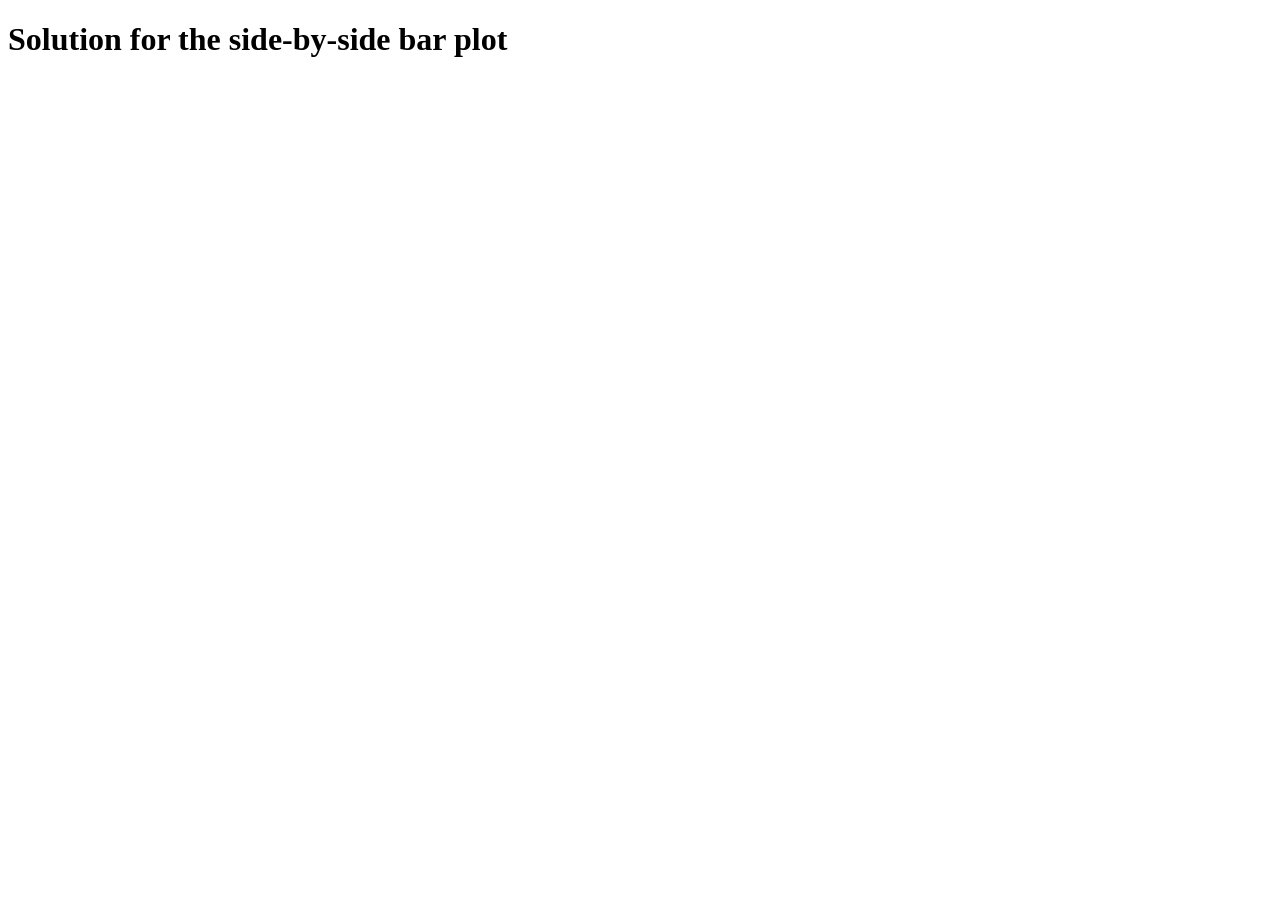
<file: barplot.html>
<!DOCTYPE html>
<html lang="en">
<head>
    <meta charset="UTF-8">
    <meta name="viewport" content="width=device-width, initial-scale=1.0">
    <title>Homework 3 D3 part solution </title>
</head>
<body>

    <h1>Solution for the side-by-side bar plot</h1>
    <div id="barplot"></div>
    
    <script src='https://d3js.org/d3.v7.min.js'></script>
    <script src='barplot.js'></script>   
</body>
</html>
</file>
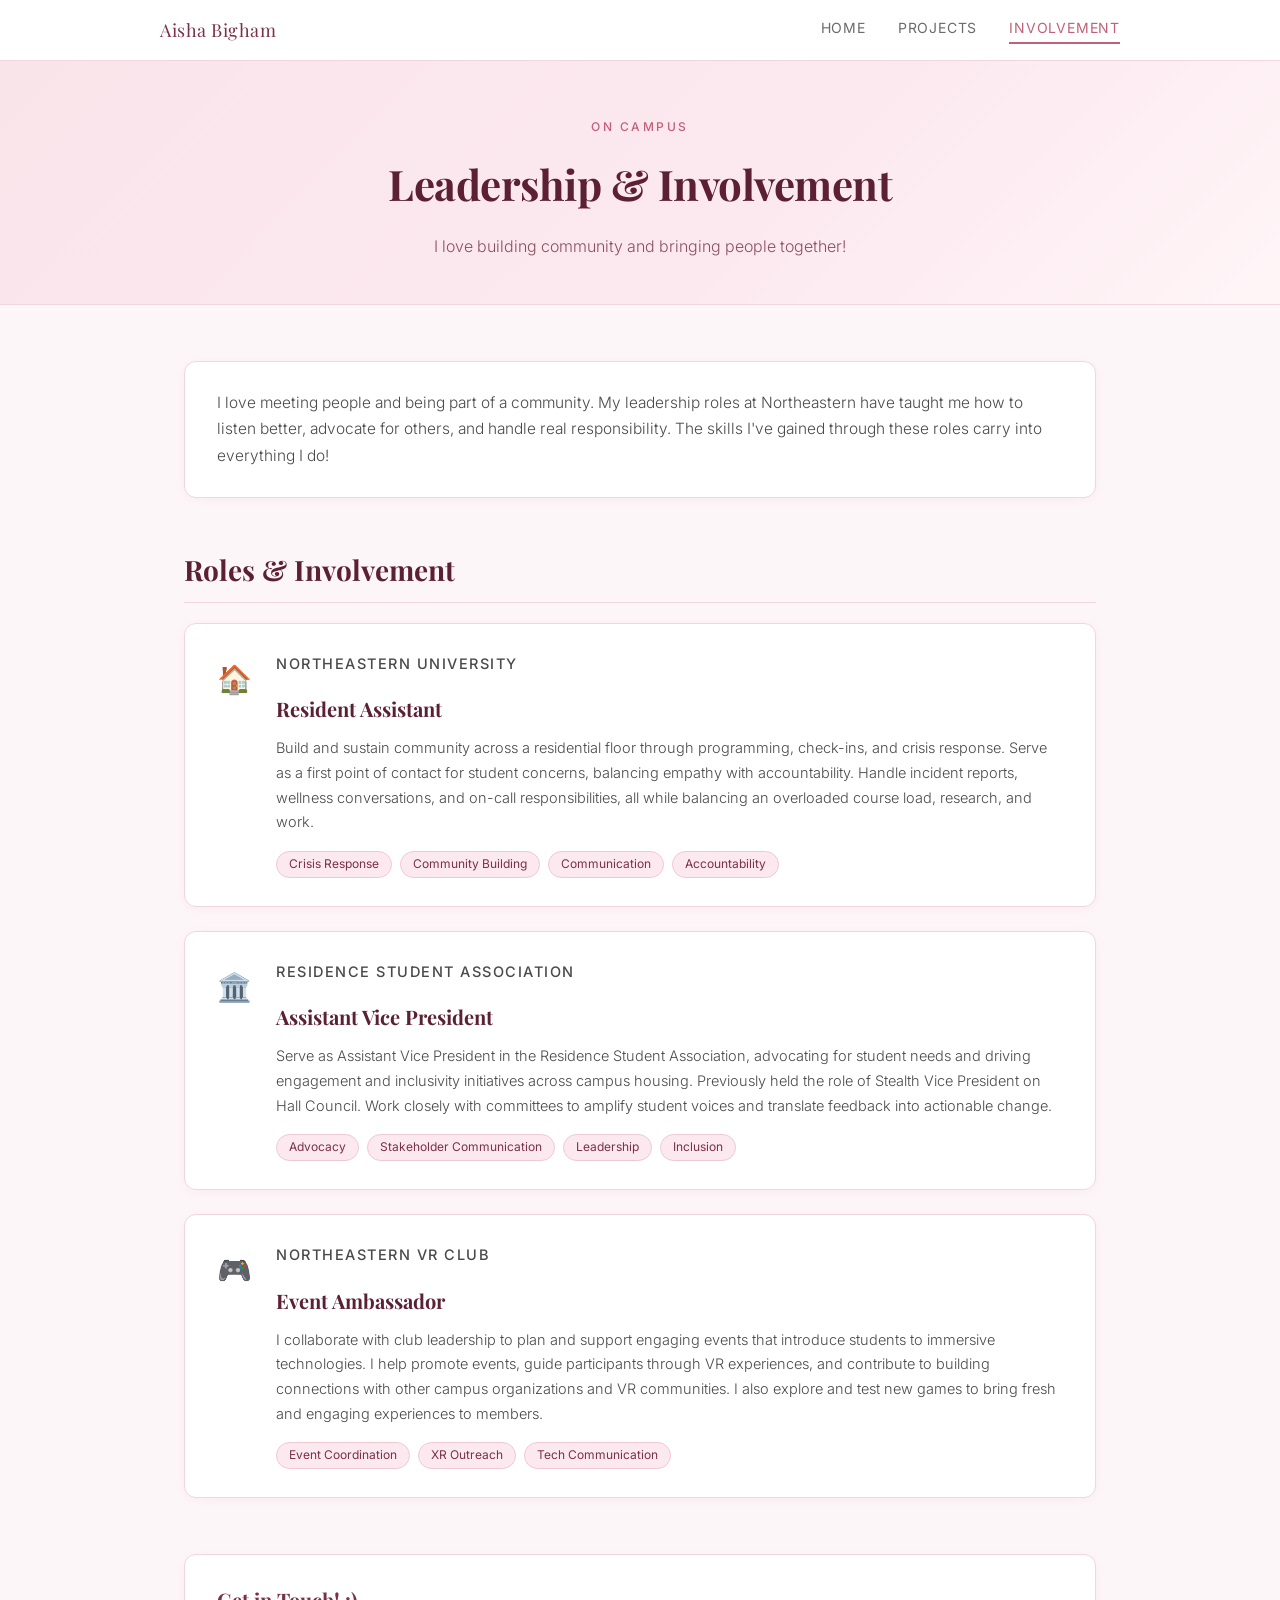
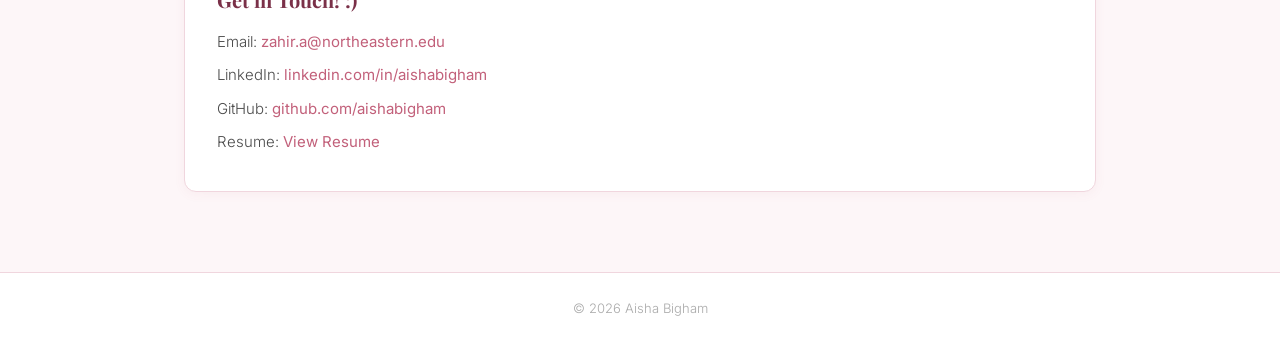
<file: involvement.html>
<!DOCTYPE html>
<html lang="en">
<head>
    <meta charset="UTF-8">
    <meta name="viewport" content="width=device-width, initial-scale=1.0">
    <title>Involvement — Aisha Bigham</title>
    <link rel="stylesheet" href="style.css">
    <link href="https://fonts.googleapis.com/css2?family=Playfair+Display:ital,wght@0,600;1,400&family=Inter:wght@300;400;500&display=swap" rel="stylesheet">
</head>
<body>

    <nav>
        <div class="nav-inner">
            <a class="nav-brand" href="index.html">Aisha Bigham</a>
            <div class="nav-links">
                <a href="index.html">Home</a>
                <a href="projects.html">Projects</a>
                <a href="involvement.html" class="active">Involvement</a>
            </div>
        </div>
    </nav>

    <header class="page-header">
        <p class="eyebrow">On Campus</p>
        <h1>Leadership & Involvement</h1>
        <p class="subtitle">I love building community and bringing people together!</p>
    </header>

    <main>

        <section class="bio-block">
            <p>
                I love meeting people and being part of a community. My leadership roles at Northeastern have 
                taught me how to listen better, advocate for others, and handle real responsibility.
                The skills I've gained through these roles carry into everything I do!
            </p>
        </section>

        <h2>Roles & Involvement</h2>

        <div class="role-grid">

            <div class="role-card">
                <div class="role-icon">🏠</div>
                <div class="role-body">
                    <p class="card-tag">Northeastern University</p>
                    <h3>Resident Assistant</h3>
                    <p>
                        Build and sustain community across a residential floor through programming, check-ins, 
                        and crisis response. Serve as a first point of contact for student concerns, balancing 
                        empathy with accountability. Handle incident reports, wellness conversations, and 
                        on-call responsibilities, all while balancing an overloaded course load, research, and work.
                    </p>
                    <ul class="tech-tags">
                        <li>Crisis Response</li>
                        <li>Community Building</li>
                        <li>Communication</li>
                        <li>Accountability</li>
                    </ul>
                </div>
            </div>

            <div class="role-card">
                <div class="role-icon">🏛️</div>
                <div class="role-body">
                    <p class="card-tag">Residence Student Association</p>
                    <h3>Assistant Vice President</h3>
                    <p>
                        Serve as Assistant Vice President in the Residence Student Association, advocating for 
                        student needs and driving engagement and inclusivity initiatives across campus housing. 
                        Previously held the role of Stealth Vice President on Hall Council. Work closely with 
                        committees to amplify student voices and translate feedback into actionable change.
                    </p>
                    <ul class="tech-tags">
                        <li>Advocacy</li>
                        <li>Stakeholder Communication</li>
                        <li>Leadership</li>
                        <li>Inclusion</li>
                    </ul>
                </div>
            </div>

            <div class="role-card">
                <div class="role-icon">🎮</div>
                <div class="role-body">
                    <p class="card-tag">Northeastern VR Club</p>
                    <h3>Event Ambassador</h3>
                    <p>
                        I collaborate with club leadership to plan and support engaging events that introduce 
                        students to immersive technologies. I help promote events, guide participants through 
                        VR experiences, and contribute to building connections with other campus organizations 
                        and VR communities. I also explore and test new games to bring fresh and engaging 
                        experiences to members.
                    </p>
                    <ul class="tech-tags">
                        <li>Event Coordination</li>
                        <li>XR Outreach</li>
                        <li>Tech Communication</li>
                    </ul>
                </div>
            </div>

        </div>


        <section class="contact">
            <h3>Get in Touch! :)</h3>
            <p>Email: <a href="mailto:zahir.a@northeastern.edu">zahir.a@northeastern.edu</a></p>
            <p>LinkedIn: <a href="https://linkedin.com/in/aishabigham" target="_blank">linkedin.com/in/aishabigham</a></p>
            <p>GitHub: <a href="https://github.com/aishabigham" target="_blank">github.com/aishabigham</a></p>
            <p>Resume: <a href="Bigham_Aisha_CO-OP_RESEARCHResume.pdf" target="_blank">View Resume</a></p>
        </section>

    </main>

    <footer>
        <p>&copy; 2026 Aisha Bigham</p>
    </footer>

</body>
</html>
</file>
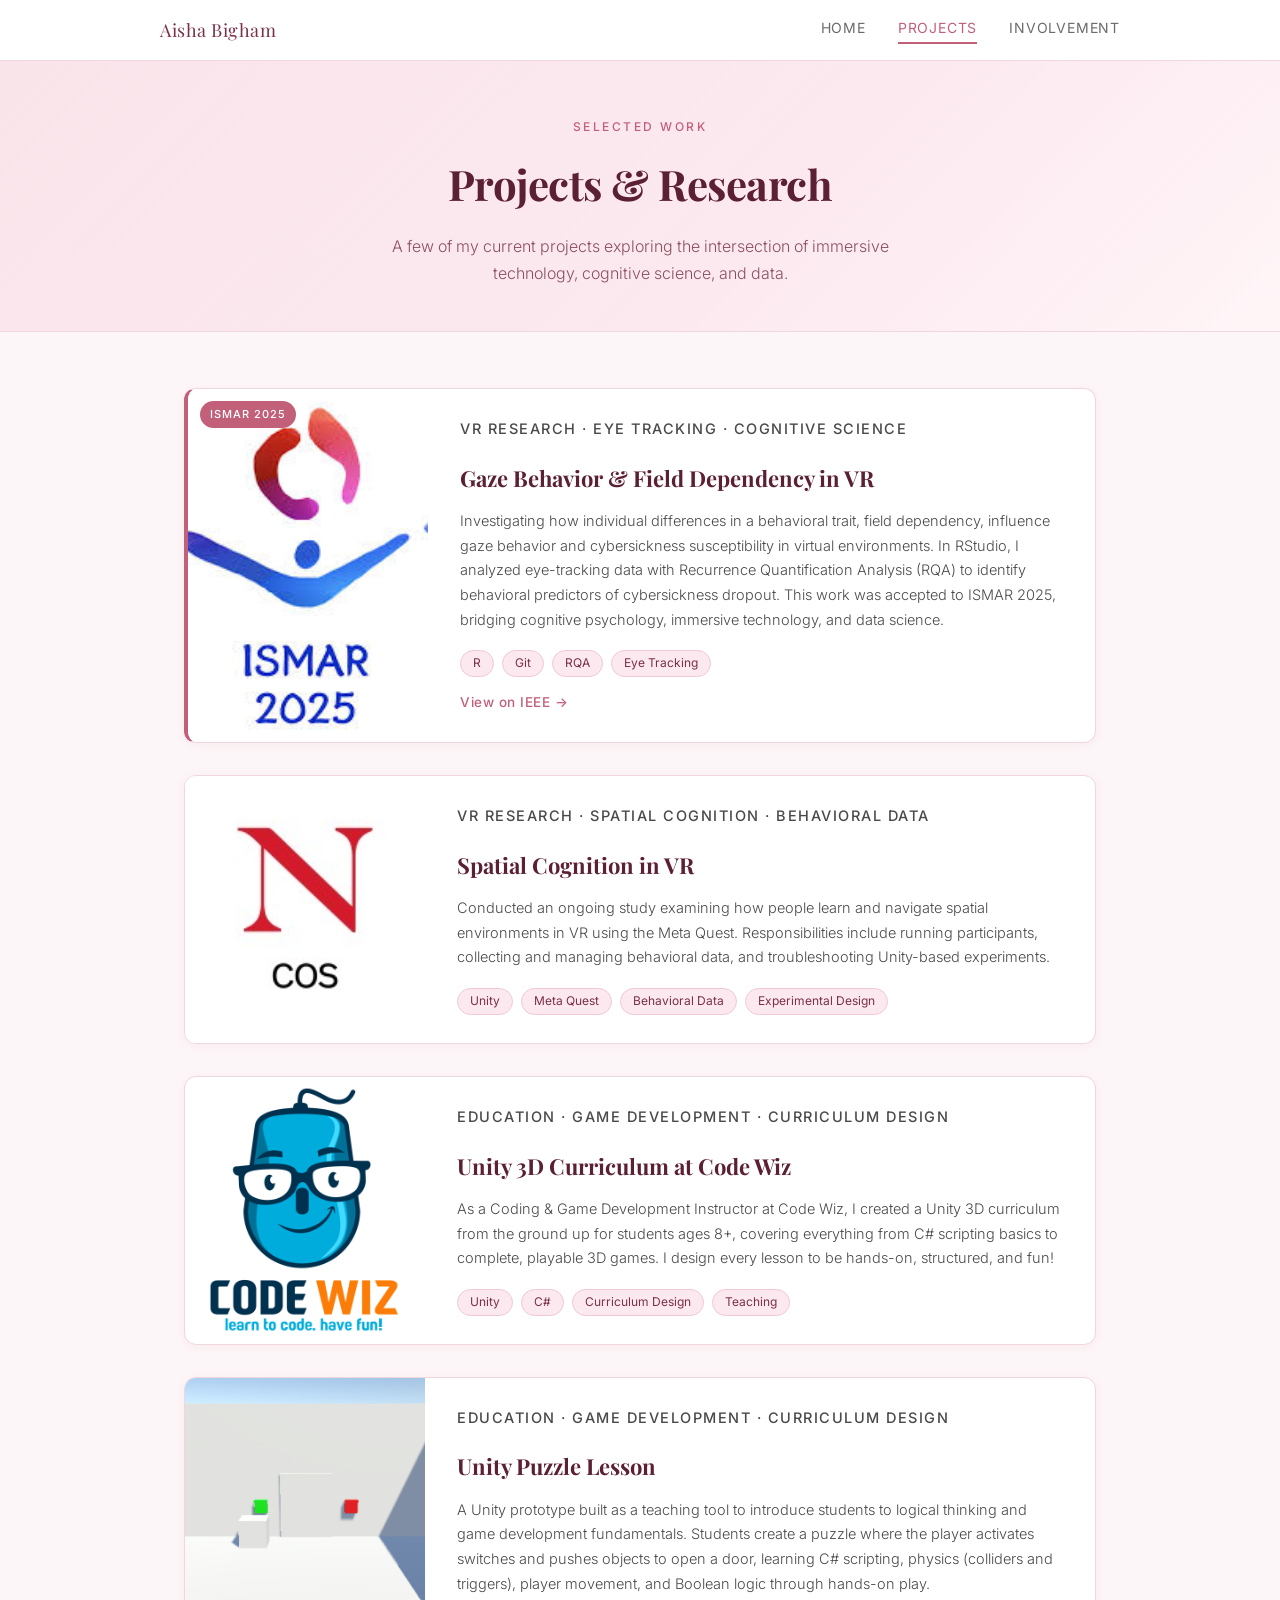
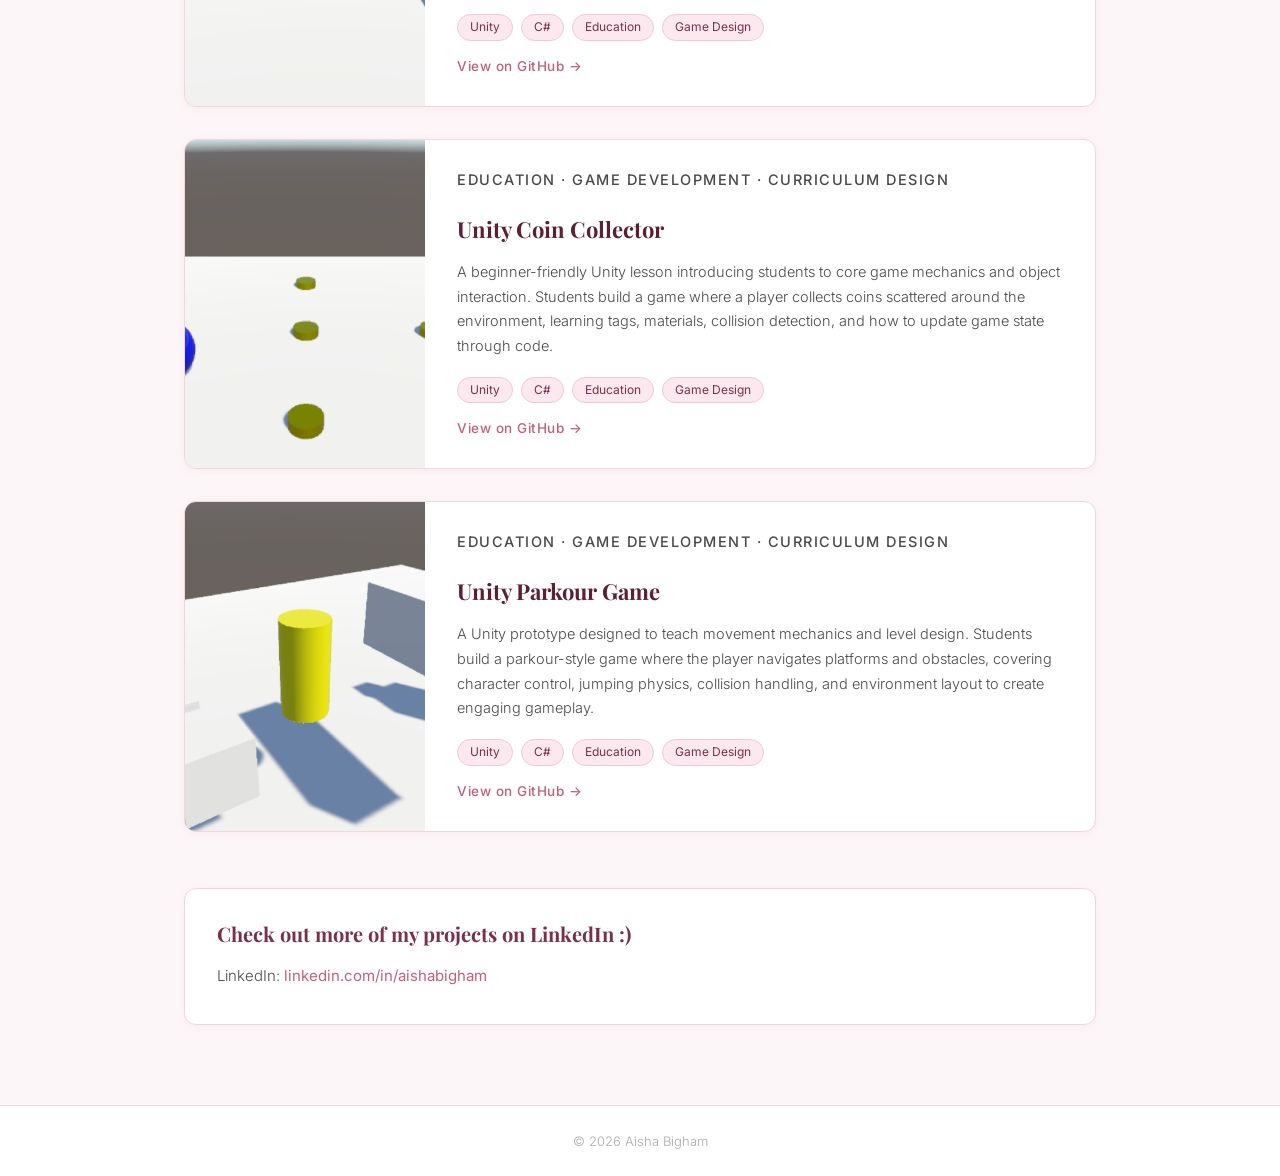
<file: projects.html>
<!DOCTYPE html>
<html lang="en">
<head>
    <meta charset="UTF-8">
    <meta name="viewport" content="width=device-width, initial-scale=1.0">
    <title>Projects — Aisha Bigham</title>
    <link rel="stylesheet" href="style.css">
    <link href="https://fonts.googleapis.com/css2?family=Playfair+Display:ital,wght@0,600;1,400&family=Inter:wght@300;400;500&display=swap" rel="stylesheet">
</head>
<body>

    <nav>
        <div class="nav-inner">
            <a class="nav-brand" href="index.html">Aisha Bigham</a>
            <div class="nav-links">
                <a href="index.html">Home</a>
                <a href="projects.html" class="active">Projects</a>
                <a href="involvement.html">Involvement</a>
            </div>
        </div>
    </nav>

    <header class="page-header">
        <p class="eyebrow">Selected Work</p>
        <h1>Projects & Research</h1>
        <p class="subtitle">A few of my current projects exploring the intersection of immersive technology, cognitive science, and data.</p>
    </header>

    <main>

        <section class="projects-grid">

            <!-- Project 1 -->
            <article class="project-card featured">
                <div class="card-image">
                    <img src="ISMAR2025.jpeg" alt="VR eye-tracking research">
                    <span class="badge">ISMAR 2025</span>
                </div>
                <div class="card-body">
                    <p class="card-tag">VR Research · Eye Tracking · Cognitive Science</p>
                    <h2>Gaze Behavior & Field Dependency in VR</h2>
                    <p>
                        Investigating how individual differences in a behavioral trait, field dependency, influence gaze behavior and cybersickness susceptibility
                        in virtual environments. In RStudio, I analyzed eye-tracking data with
                        Recurrence Quantification Analysis (RQA) to identify behavioral predictors of cybersickness dropout.
                        This work was accepted to ISMAR 2025, bridging cognitive psychology, immersive technology, and data science.
                    </p>
                    <ul class="tech-tags">
                        <li>R</li>
                        <li>Git</li>
                        <li>RQA</li>
                        <li>Eye Tracking</li>
                    </ul>
                    <a href="https://ieeexplore.ieee.org/document/11236238" target="_blank" class="project-link">View on IEEE →</a>
                </div>
            </article>

            <!-- Project 2 -->
            <article class="project-card">
                <div class="card-image">
                    <img src="northeastern_university_cos_logo.jpeg" alt="Spatial cognition VR study">
                </div>
                <div class="card-body">
                    <p class="card-tag">VR Research · Spatial Cognition · Behavioral Data</p>
                    <h2>Spatial Cognition in VR</h2>
                    <p>
                        Conducted an ongoing study examining how people learn and navigate spatial environments in VR using the Meta Quest.
                        Responsibilities include running participants, collecting and managing behavioral data, and troubleshooting
                        Unity-based experiments.
                    </p>
                    <ul class="tech-tags">
                        <li>Unity</li>
                        <li>Meta Quest</li>
                        <li>Behavioral Data</li>
                        <li>Experimental Design</li>
                    </ul>
                </div>
            </article>

            <!-- Project 3 -->
            <article class="project-card">
                <div class="card-image">
                    <img src="CodeWiz.png" alt="Code Wiz Unity curriculum">
                </div>
                <div class="card-body">
                    <p class="card-tag">Education · Game Development · Curriculum Design</p>
                    <h2>Unity 3D Curriculum at Code Wiz</h2>
                    <p>
                        As a Coding & Game Development Instructor at Code Wiz, I created a Unity 3D curriculum
                        from the ground up for students ages 8+, covering everything from C# scripting basics to complete,
                        playable 3D games. I design every lesson to be hands-on, structured, and fun!
                    </p>
                    <ul class="tech-tags">
                        <li>Unity</li>
                        <li>C#</li>
                        <li>Curriculum Design</li>
                        <li>Teaching</li>
                    </ul>
                </div>
            </article>

            <!-- Project 4 -->
            <article class="project-card">
                <div class="card-image">
                    <img src="Puzzle1.png" alt="Unity Puzzle Lesson prototype">
                </div>
                <div class="card-body">
                    <p class="card-tag">Education · Game Development · Curriculum Design</p>
                    <h2>Unity Puzzle Lesson</h2>
                    <p>
                        A Unity prototype built as a teaching tool to introduce students to logical thinking
                        and game development fundamentals. Students create a puzzle where the player activates
                        switches and pushes objects to open a door, learning C# scripting, physics (colliders
                        and triggers), player movement, and Boolean logic through hands-on play.
                    </p>
                    <ul class="tech-tags">
                        <li>Unity</li>
                        <li>C#</li>
                        <li>Education</li>
                        <li>Game Design</li>
                    </ul>
                    <a href="https://github.com/aishabigham/UnitySwitchPrototype" target="_blank" class="project-link">View on GitHub →</a>
                </div>
            </article>

            <!-- Project 5 -->
            <article class="project-card">
                <div class="card-image">
                    <img src="CoinImage.png" alt="Unity Coin Collector prototype">
                </div>
                <div class="card-body">
                    <p class="card-tag">Education · Game Development · Curriculum Design</p>
                    <h2>Unity Coin Collector</h2>
                    <p>
                        A beginner-friendly Unity lesson introducing students to core game mechanics and
                        object interaction. Students build a game where a player collects coins scattered
                        around the environment, learning tags, materials, collision detection, and how to
                        update game state through code.
                    </p>
                    <ul class="tech-tags">
                        <li>Unity</li>
                        <li>C#</li>
                        <li>Education</li>
                        <li>Game Design</li>
                    </ul>
                    <a href="https://github.com/aishabigham/UnityCoinCollector" target="_blank" class="project-link">View on GitHub →</a>
                </div>
            </article>

            <!-- Project 6 -->
            <article class="project-card">
                <div class="card-image">
                    <img src="Parkour1.png" alt="Unity Parkour Game prototype">
                </div>
                <div class="card-body">
                    <p class="card-tag">Education · Game Development · Curriculum Design</p>
                    <h2>Unity Parkour Game</h2>
                    <p>
                        A Unity prototype designed to teach movement mechanics and level design. Students
                        build a parkour-style game where the player navigates platforms and obstacles,
                        covering character control, jumping physics, collision handling, and environment
                        layout to create engaging gameplay.
                    </p>
                    <ul class="tech-tags">
                        <li>Unity</li>
                        <li>C#</li>
                        <li>Education</li>
                        <li>Game Design</li>
                    </ul>
                    <a href="https://github.com/aishabigham/CodeWizUnity3DLesson" target="_blank" class="project-link">View on GitHub →</a>
                </div>
            </article>

        </section>

        <section class="contact">
            <h3>Check out more of my projects on LinkedIn :)</h3>
            <p>LinkedIn: <a href="https://linkedin.com/in/aishabigham" target="_blank">linkedin.com/in/aishabigham</a></p>
        </section>

    </main>

    <footer>
        <p>&copy; 2026 Aisha Bigham</p>
    </footer>

</body>
</html>
</file>
<file: style.css>
/* ---- Reset & Base ---- */
*, *::before, *::after { box-sizing: border-box; margin: 0; padding: 0; }

body {
    font-family: 'Inter', sans-serif;
    font-weight: 300;
    background-color: #fdf6f8;
    color: #2e2e2e;
    line-height: 1.7;
}

/* ---- Navigation ---- */
nav {
    background-color: #fff;
    border-bottom: 1px solid #f0d6de;
    padding: 0 40px;
    position: sticky;
    top: 0;
    z-index: 100;
}

.nav-inner {
    max-width: 960px;
    margin: 0 auto;
    display: flex;
    justify-content: space-between;
    align-items: center;
    height: 60px;
}

.nav-brand {
    font-family: 'Playfair Display', serif;
    font-size: 18px;
    color: #7a3048;
    text-decoration: none;
    letter-spacing: 0.5px;
}

.nav-links {
    display: flex;
    gap: 32px;
}

.nav-links a {
    color: #6b6b6b;
    text-decoration: none;
    font-size: 14px;
    font-weight: 400;
    letter-spacing: 0.8px;
    text-transform: uppercase;
    padding-bottom: 2px;
    border-bottom: 2px solid transparent;
    transition: color 0.2s, border-color 0.2s;
}

.nav-links a:hover,
.nav-links a.active {
    color: #c2607a;
    border-bottom-color: #c2607a;
}

/* ---- Page Header ---- */
header {
    background: linear-gradient(135deg, #f9e4ea 0%, #fce9f0 60%, #fff5f7 100%);
    text-align: center;
    padding: 64px 20px 48px;
    border-bottom: 1px solid #f0d6de;
}

.page-header {
    padding: 56px 20px 44px;
}

.eyebrow {
    font-size: 12px;
    font-weight: 500;
    letter-spacing: 2.5px;
    text-transform: uppercase;
    color: #c2607a;
    margin-bottom: 12px;
}

header h1 {
    font-family: 'Playfair Display', serif;
    font-size: 42px;
    color: #5c2035;
    margin-bottom: 12px;
    letter-spacing: -0.5px;
}

.subtitle {
    font-size: 16px;
    color: #8a5060;
    max-width: 520px;
    margin: 0 auto;
}

/* ---- Main ---- */
main {
    max-width: 960px;
    margin: 56px auto;
    padding: 0 24px;
}

/* ---- About (index.html) ---- */
.about {
    display: flex;
    gap: 40px;
    align-items: flex-start;
    margin-bottom: 56px;
}

.profile-img {
    width: 210px;
    height: 210px;
    object-fit: cover;
    border-radius: 50%;
    border: 3px solid #e8a0b0;
    flex-shrink: 0;
}

.about-text p {
    margin-bottom: 16px;
    font-size: 15.5px;
}

/* ---- Projects Grid ---- */
.projects-grid {
    display: flex;
    flex-direction: column;
    gap: 32px;
    margin-bottom: 56px;
}

/* ---- Project Card ---- */
.project-card {
    background: #fff;
    border-radius: 12px;
    overflow: hidden;
    box-shadow: 0 2px 12px rgba(180, 80, 100, 0.07);
    border: 1px solid #f0d6de;
    display: flex;
    flex-direction: row;
    transition: box-shadow 0.2s;
}

.project-card:hover {
    box-shadow: 0 6px 24px rgba(180, 80, 100, 0.13);
}

.project-card.featured {
    border-left: 4px solid #c2607a;
}

.card-image {
    position: relative;
    flex-shrink: 0;
    width: 240px;
}

.card-image img {
    width: 100%;
    height: 100%;
    object-fit: cover;
    display: block;
}

.badge {
    position: absolute;
    top: 12px;
    left: 12px;
    background: #c2607a;
    color: white;
    font-size: 11px;
    font-weight: 500;
    letter-spacing: 1px;
    text-transform: uppercase;
    padding: 4px 10px;
    border-radius: 20px;
}

.card-body {
    padding: 28px 32px;
    display: flex;
    flex-direction: column;
    justify-content: center;
}

.card-tag {
    font-size: 11.5px;
    font-weight: 500;
    letter-spacing: 1.5px;
    text-transform: uppercase;
    color: #c2607a;
    margin-bottom: 8px;
}

.card-body h2 {
    font-family: 'Playfair Display', serif;
    font-size: 22px;
    color: #5c2035;
    margin-bottom: 12px;
    border: none;
    padding: 0;
}

.card-body p {
    font-size: 14.5px;
    color: #4a4a4a;
    margin-bottom: 18px;
}

/* ---- Tech Tags ---- */
.tech-tags {
    list-style: none;
    padding: 0;
    display: flex;
    flex-wrap: wrap;
    gap: 8px;
}

.tech-tags li {
    font-size: 12px;
    font-weight: 400;
    color: #7a3048;
    background: #fce9f0;
    border: 1px solid #f0c8d4;
    padding: 4px 12px;
    border-radius: 20px;
    line-height: 1.4;
}

/* ---- Section Headings ---- */
h2 {
    font-family: 'Playfair Display', serif;
    color: #5c2035;
    font-size: 28px;
    margin-bottom: 20px;
    border-bottom: 1.5px solid #f0d6de;
    padding-bottom: 8px;
}

h3 {
    font-family: 'Playfair Display', serif;
    font-size: 20px;
    color: #7a3048;
    margin-bottom: 12px;
}

ul {
    line-height: 2;
    padding-left: 20px;
}

/* ---- Contact ---- */
.contact {
    margin-top: 48px;
    padding: 28px 32px;
    background: #fff;
    border-radius: 12px;
    border: 1px solid #f0d6de;
    box-shadow: 0 2px 12px rgba(180, 80, 100, 0.06);
}

.contact p {
    font-size: 15px;
    margin-bottom: 8px;
    color: #4a4a4a;
}

.contact a {
    color: #c2607a;
    text-decoration: none;
    font-weight: 400;
}

.contact a:hover {
    text-decoration: underline;
}

/* ---- Footer ---- */
footer {
    text-align: center;
    padding: 24px;
    background: #fff;
    border-top: 1px solid #f0d6de;
    color: #aaa;
    font-size: 13px;
    margin-top: 80px;
}

/* ---- Carousel ---- */
.carousel-section {
    margin-bottom: 56px;
    padding: 0 8px;
}

.carousel {
    display: flex;
    align-items: center;
    gap: 12px;
    width: 100%;
}

.carousel-track-wrapper {
    flex: 1;
    overflow: hidden;
    border-radius: 12px;
    height: 340px;
}

.carousel-track {
    height: 100%;
    width: 100%;
}

.carousel-slide {
    display: none;
    width: 100%;
    height: 100%;
}

.carousel-slide.active {
    display: block;
    height: 340px;
}

.carousel-slide img {
    width: 100%;
    height: 100%;
    object-fit: cover;
    border-radius: 12px;
    display: block;
}

.carousel-btn {
    background: #fff;
    border: 1px solid #f0d6de;
    color: #c2607a;
    font-size: 20px;
    width: 44px;
    height: 44px;
    border-radius: 50%;
    cursor: pointer;
    flex-shrink: 0;
    box-shadow: 0 2px 8px rgba(180,80,100,0.1);
    transition: background 0.2s;
}

.carousel-btn:hover { background: #fce9f0; }

.carousel-dots {
    display: flex;
    justify-content: center;
    gap: 8px;
    margin-top: 14px;
}

.dot {
    width: 8px;
    height: 8px;
    border-radius: 50%;
    background: #f0c8d4;
    cursor: pointer;
    transition: background 0.2s;
}

.dot.active {
    background: #c2607a;
}

/* ---- Bio Block ---- */
.bio-block {
    background: #fff;
    border-radius: 12px;
    border: 1px solid #f0d6de;
    padding: 28px 32px;
    margin-bottom: 48px;
    font-size: 15.5px;
    color: #4a4a4a;
    box-shadow: 0 2px 12px rgba(180, 80, 100, 0.06);
}

/* ---- Role Grid ---- */
.role-grid {
    display: flex;
    flex-direction: column;
    gap: 24px;
    margin-bottom: 56px;
}

.role-card {
    background: #fff;
    border-radius: 12px;
    border: 1px solid #f0d6de;
    padding: 28px 32px;
    display: flex;
    gap: 24px;
    align-items: flex-start;
    box-shadow: 0 2px 12px rgba(180, 80, 100, 0.06);
    transition: box-shadow 0.2s;
}

.role-card:hover {
    box-shadow: 0 6px 24px rgba(180, 80, 100, 0.13);
}

.role-icon {
    font-size: 28px;
    flex-shrink: 0;
    margin-top: 4px;
}

.role-body h3 {
    font-family: 'Playfair Display', serif;
    font-size: 20px;
    color: #5c2035;
    margin-bottom: 10px;
    margin-top: 4px;
}

.role-body p {
    font-size: 14.5px;
    color: #4a4a4a;
    margin-bottom: 16px;
}

/* ---- Values Block ---- */
.values-block {
    margin-bottom: 56px;
}

.values-grid {
    display: grid;
    grid-template-columns: repeat(3, 1fr);
    gap: 20px;
    margin-top: 24px;
}

.value-item {
    background: #fff;
    border-radius: 12px;
    border: 1px solid #f0d6de;
    padding: 24px 20px;
    text-align: center;
    box-shadow: 0 2px 12px rgba(180, 80, 100, 0.06);
}

.value-icon {
    font-size: 28px;
    display: block;
    margin-bottom: 10px;
}

.value-item h4 {
    font-family: 'Playfair Display', serif;
    color: #5c2035;
    font-size: 16px;
    margin-bottom: 8px;
}

.value-item p {
    font-size: 13.5px;
    color: #6a6a6a;
    line-height: 1.6;
}

/* ---- Responsive ---- */
@media (max-width: 700px) {
    .project-card { flex-direction: column; }
    .card-image { width: 100%; height: 200px; }
    .about { flex-direction: column; align-items: center; }
    header h1 { font-size: 32px; }
    .nav-brand { font-size: 16px; }
}

.project-link {
    display: inline-block;
    margin-top: 14px;
    font-size: 13.5px;
    font-weight: 500;
    color: #c2607a;
    text-decoration: none;
    letter-spacing: 0.5px;
}
.project-link:hover { text-decoration: underline; }
</file>
